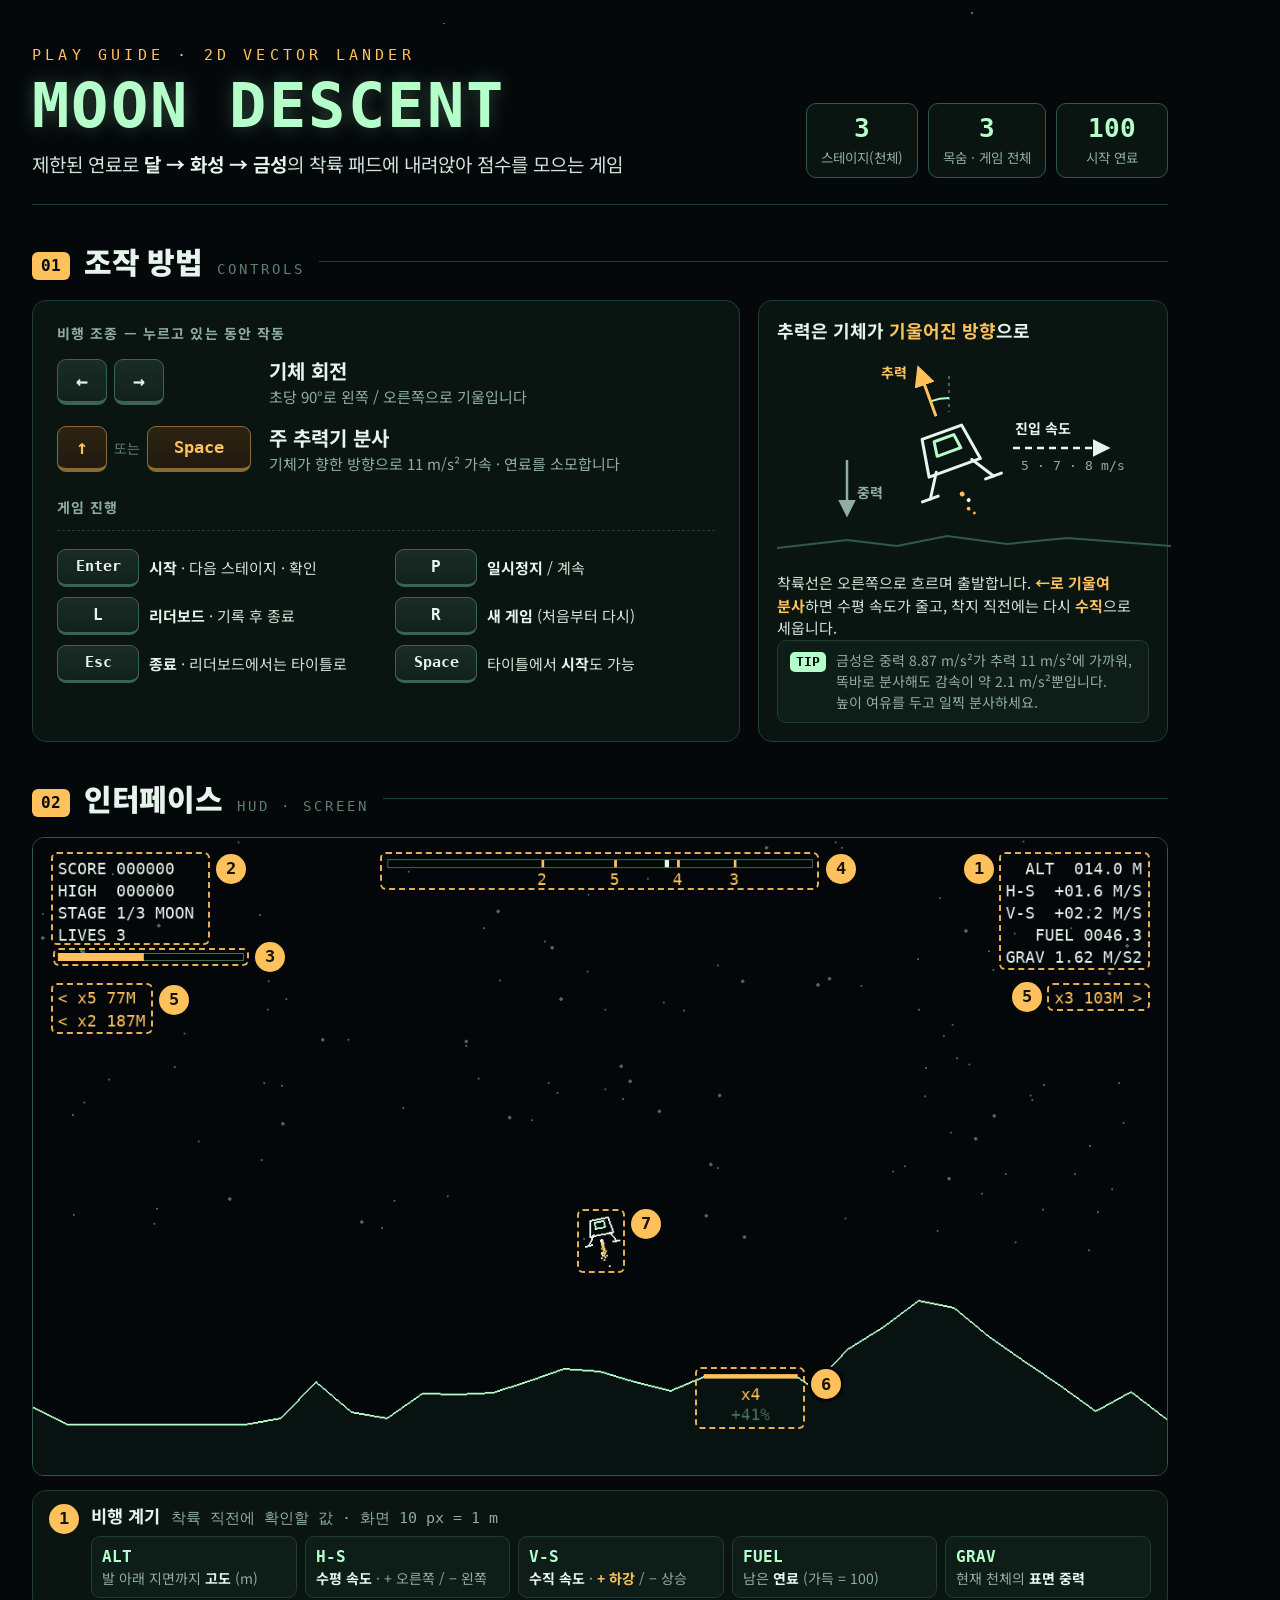
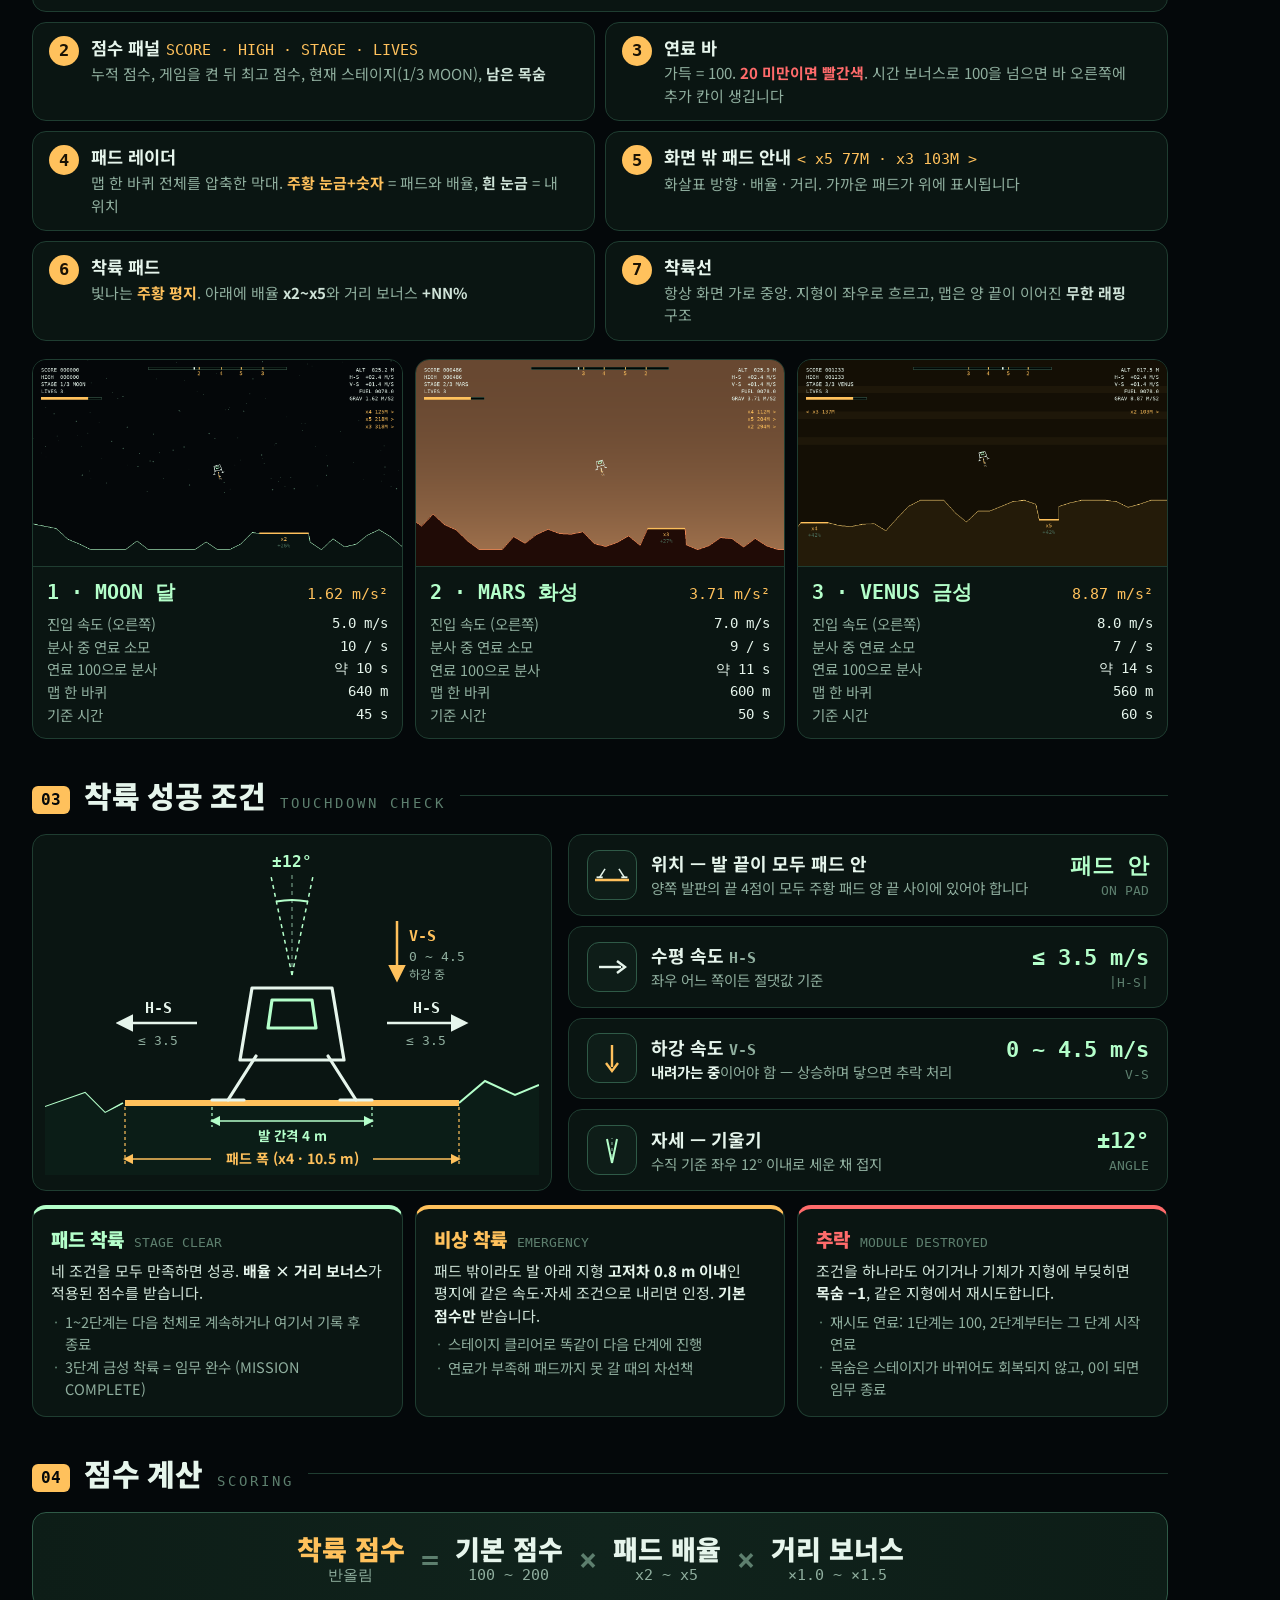
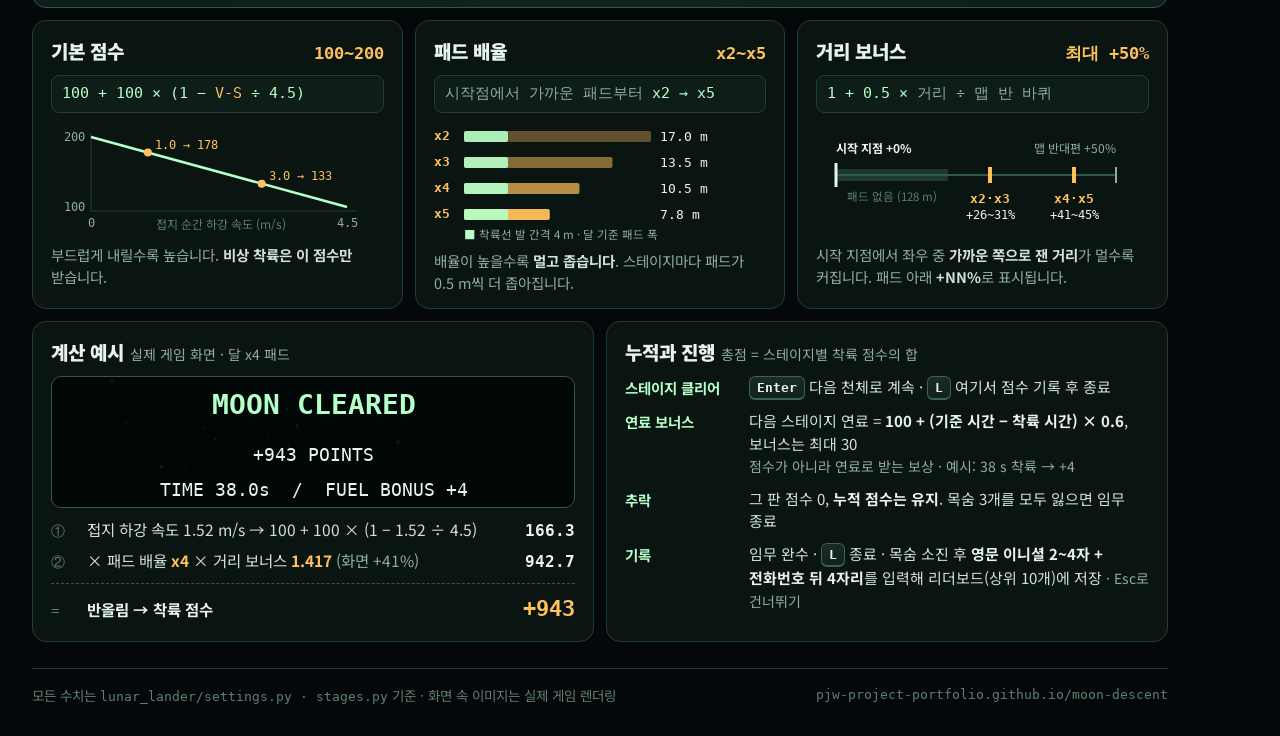
<file: docs/infographic/index.html>
<!doctype html>
<html lang="ko">
<head>
<meta charset="utf-8">
<title>Moon Descent Guide</title>
<!--
  README 플레이 가이드 인포그래픽의 원본 레이아웃.
  PNG 갱신: python scripts/make_infographic.py
  (shots/의 게임 화면을 다시 찍고, 이 페이지를 play-guide.png로 내보낸다.)
  숫자는 lunar_lander/settings.py · stages.py 값을 옮겨 적은 것이므로,
  그 값이 바뀌면 이 파일의 문구도 함께 고친다.
-->
<link rel="stylesheet" href="https://fonts.googleapis.com/css2?family=Noto+Sans+KR:wght@400;500;700;900&display=block">
<style>
  @font-face { font-family: "Game Mono"; font-weight: 400; src: url(../../lunar_lander/assets/fonts/DejaVuSansMono.ttf); }
  @font-face { font-family: "Game Mono"; font-weight: 700; src: url(../../lunar_lander/assets/fonts/DejaVuSansMono-Bold.ttf); }

  :root {
    --bg: #04080a;
    --panel: #0a1512;
    --panel-2: #0e1d18;
    --line: #1f3d31;
    --line-strong: #2f5a47;
    --phos: #b4ffca;
    --amber: #ffc15c;
    --red: #ff6b6b;
    --white: #e6f5ec;
    --text: #cfe3d8;
    --dim: #8fae9e;
    --muted: #5d7f6e;
    --mono: "Game Mono", monospace;
  }
  * { box-sizing: border-box; margin: 0; padding: 0; }
  html, body { background: var(--bg); }
  body {
    width: 1200px;
    font-family: "Noto Sans KR", "Apple SD Gothic Neo", "Malgun Gothic", sans-serif;
    color: var(--text);
    font-size: 17px;
    line-height: 1.5;
    word-break: keep-all;
    -webkit-font-smoothing: antialiased;
  }
  .page {
    position: relative;
    padding: 44px 32px 30px;
    background:
      radial-gradient(1px 1px at 8% 12%, #4a6e5c 50%, transparent 51%),
      radial-gradient(1px 1px at 22% 4%, #4a6e5c 50%, transparent 51%),
      radial-gradient(1.5px 1.5px at 37% 9%, #4a6e5c 50%, transparent 51%),
      radial-gradient(1px 1px at 55% 3%, #4a6e5c 50%, transparent 51%),
      radial-gradient(1px 1px at 68% 11%, #4a6e5c 50%, transparent 51%),
      radial-gradient(1.5px 1.5px at 81% 5%, #4a6e5c 50%, transparent 51%),
      radial-gradient(1px 1px at 93% 13%, #4a6e5c 50%, transparent 51%),
      var(--bg);
    background-size: 100% 260px, 100% 260px, 100% 260px, 100% 260px, 100% 260px, 100% 260px, 100% 260px, auto;
    background-repeat: no-repeat;
  }
  .mono { font-family: var(--mono); }
  b, strong { color: var(--white); font-weight: 700; }
  .amber { color: var(--amber) !important; }
  .phos { color: var(--phos) !important; }
  .red { color: var(--red) !important; }
  .dimtxt { color: var(--dim); }

  /* ---------- header ---------- */
  header { display: flex; align-items: flex-end; justify-content: space-between; gap: 24px; padding-bottom: 26px; border-bottom: 1px solid var(--line); }
  .brand .kicker { font-family: var(--mono); color: var(--amber); letter-spacing: .28em; font-size: 15px; }
  .brand h1 { font-family: var(--mono); font-weight: 700; color: var(--phos); font-size: 62px; line-height: 1.05; letter-spacing: .04em; margin-top: 6px; text-shadow: 0 0 18px rgba(180,255,202,.25); }
  .brand p { margin-top: 12px; font-size: 19px; color: var(--text); }
  .brand p b { color: var(--white); }
  .chips { display: grid; grid-template-columns: repeat(3, auto); gap: 10px; }
  .chip { border: 1px solid var(--line-strong); background: var(--panel); border-radius: 10px; padding: 10px 14px; text-align: center; min-width: 112px; }
  .chip .v { font-family: var(--mono); font-weight: 700; color: var(--phos); font-size: 26px; line-height: 1.1; }
  .chip .k { font-size: 13.5px; color: var(--dim); margin-top: 4px; }

  /* ---------- sections ---------- */
  section { margin-top: 34px; }
  .sec-head { display: flex; align-items: baseline; gap: 14px; margin-bottom: 16px; }
  .sec-head .num { font-family: var(--mono); font-weight: 700; font-size: 16px; color: var(--bg); background: var(--amber); padding: 2px 9px; border-radius: 6px; transform: translateY(-3px); }
  .sec-head h2 { font-size: 30px; font-weight: 900; color: var(--white); letter-spacing: -.01em; }
  .sec-head .en { font-family: var(--mono); font-size: 14px; letter-spacing: .22em; color: var(--muted); }
  .sec-head .rule { flex: 1; height: 1px; background: var(--line); align-self: center; }
  .card { background: var(--panel); border: 1px solid var(--line); border-radius: 14px; }

  /* ---------- 01 controls ---------- */
  .controls { display: grid; grid-template-columns: 1fr 410px; gap: 18px; }
  .keys { padding: 22px 24px; }
  .group-label { font-size: 14px; font-weight: 700; letter-spacing: .08em; color: var(--dim); margin-bottom: 12px; }
  .flight-keys { display: grid; gap: 14px; margin-bottom: 22px; }
  .krow { display: grid; grid-template-columns: 196px 1fr; align-items: center; gap: 16px; }
  .kset { display: flex; align-items: center; gap: 7px; }
  .kset .or { font-size: 14px; color: var(--muted); }
  kbd {
    display: inline-flex; align-items: center; justify-content: center;
    min-width: 50px; height: 46px; padding: 0 12px;
    font-family: var(--mono); font-weight: 700; font-size: 20px; color: var(--white);
    background: linear-gradient(#1a2c25, #12211c);
    border: 1px solid #3a6452; border-bottom-width: 4px; border-radius: 9px;
  }
  kbd.wide { min-width: 104px; font-size: 17px; }
  kbd.sm { min-width: 42px; height: 38px; font-size: 16px; padding: 0 9px; border-bottom-width: 3px; }
  kbd.sm.wide { min-width: 76px; font-size: 14.5px; }
  kbd.hot { color: var(--amber); border-color: #8a6a33; background: linear-gradient(#2d2413, #211a0e); }
  .kdesc .t { font-size: 20px; font-weight: 700; color: var(--white); }
  .kdesc .s { font-size: 15px; color: var(--dim); }
  .menu-keys { display: grid; grid-template-columns: 1fr 1fr; gap: 10px 18px; padding-top: 18px; border-top: 1px dashed var(--line); }
  .mk { display: grid; grid-template-columns: 82px 1fr; align-items: center; gap: 10px; font-size: 15px; }
  .mk span b { font-weight: 700; }

  .physics { padding: 16px 18px 18px; display: flex; flex-direction: column; }
  .physics .ttl { font-size: 18px; font-weight: 700; color: var(--white); }
  .physics svg { display: block; margin: 4px auto 0; }
  .physics .cap { font-size: 15px; color: var(--text); margin-top: 6px; }
  .physics .cap b { color: var(--amber); }
  .physics .tip { margin-top: auto; display: grid; grid-template-columns: auto 1fr; gap: 10px; align-items: start; font-size: 14px; color: var(--dim); background: var(--panel-2); border: 1px solid var(--line); border-radius: 9px; padding: 9px 12px; }
  .physics .tip .tag { font-family: var(--mono); font-weight: 700; font-size: 12.5px; color: var(--bg); background: var(--phos); border-radius: 5px; padding: 1px 6px; margin-top: 2px; }

  /* ---------- 02 interface ---------- */
  .shot { position: relative; width: 1136px; height: 639px; border-radius: 12px; overflow: hidden; border: 1px solid var(--line-strong); }
  .shot img { display: block; width: 100%; height: 100%; }
  .hl { position: absolute; border: 2px dashed rgba(255,193,92,.9); border-radius: 6px; }
  .badge {
    position: absolute; width: 30px; height: 30px; border-radius: 50%;
    background: var(--amber); color: #1a1204; font-family: var(--mono); font-weight: 700; font-size: 17px;
    display: flex; align-items: center; justify-content: center;
    box-shadow: 0 0 0 3px var(--bg);
  }
  .legend { display: grid; grid-template-columns: 1fr 1fr; gap: 10px; margin-top: 14px; }
  .li { display: grid; grid-template-columns: 30px 1fr; gap: 12px; padding: 13px 16px; }
  .li .badge { position: static; box-shadow: none; }
  .li .t { font-size: 17.5px; font-weight: 700; color: var(--white); line-height: 1.35; }
  .li .t .mono { font-size: 14.5px; color: var(--amber); font-weight: 400; margin-left: 6px; }
  .li .d { font-size: 15px; color: var(--dim); margin-top: 3px; }
  .li .d b { color: var(--text); }
  .li.wide { grid-column: 1 / -1; }
  .gauges { display: grid; grid-template-columns: repeat(5, 1fr); gap: 8px; margin-top: 8px; }
  .gauge { background: var(--panel-2); border: 1px solid var(--line); border-radius: 9px; padding: 8px 10px; }
  .gauge .g { font-family: var(--mono); font-weight: 700; color: var(--phos); font-size: 16px; }
  .gauge .gd { font-size: 14px; color: var(--dim); line-height: 1.4; }
  .gauge .gd b { color: var(--white); }

  .stages { display: grid; grid-template-columns: repeat(3, 1fr); gap: 12px; margin-top: 18px; }
  .stage { overflow: hidden; }
  .stage img { display: block; width: 100%; aspect-ratio: 16 / 9; border-bottom: 1px solid var(--line); }
  .stage .body { padding: 10px 14px 12px; }
  .stage .name { display: flex; justify-content: space-between; align-items: baseline; }
  .stage .name .n { font-family: var(--mono); font-weight: 700; font-size: 20px; color: var(--phos); }
  .stage .name .g { font-family: var(--mono); font-size: 15px; color: var(--amber); }
  .stage dl { display: grid; grid-template-columns: auto 1fr; gap: 1px 12px; font-size: 14.5px; margin-top: 6px; }
  .stage dt { color: var(--dim); }
  .stage dd { color: var(--white); text-align: right; font-family: var(--mono); font-size: 14px; }

  /* ---------- 03 landing ---------- */
  .landing { display: grid; grid-template-columns: 520px 1fr; gap: 16px; }
  .landing .fig { padding: 10px 12px 6px; }
  .checks { display: grid; gap: 10px; }
  .check { display: grid; grid-template-columns: 50px 1fr auto; align-items: center; gap: 14px; padding: 13px 18px; }
  .check .ic { width: 50px; height: 50px; border-radius: 12px; background: var(--panel-2); border: 1px solid var(--line-strong); display: flex; align-items: center; justify-content: center; }
  .check .t { font-size: 18px; font-weight: 700; color: var(--white); }
  .check .d { font-size: 14.5px; color: var(--dim); }
  .check .val { font-family: var(--mono); font-weight: 700; font-size: 22px; color: var(--phos); text-align: right; white-space: nowrap; }
  .check .val small { display: block; font-size: 12.5px; color: var(--muted); font-weight: 400; }
  .outcomes { display: grid; grid-template-columns: 1fr 1fr 1fr; gap: 12px; margin-top: 14px; }
  .oc { padding: 16px 18px; border-top-width: 4px; }
  .oc.ok { border-top-color: var(--phos); }
  .oc.em { border-top-color: var(--amber); }
  .oc.bad { border-top-color: var(--red); }
  .oc .h { display: flex; align-items: baseline; gap: 10px; }
  .oc .h .t { font-size: 19px; font-weight: 900; }
  .oc.ok .t { color: var(--phos); } .oc.em .t { color: var(--amber); } .oc.bad .t { color: var(--red); }
  .oc .h .m { font-family: var(--mono); font-size: 13px; color: var(--muted); }
  .oc p { font-size: 15px; margin-top: 6px; color: var(--text); }
  .oc ul { list-style: none; margin-top: 6px; font-size: 14.5px; color: var(--dim); }
  .oc li { padding-left: 14px; position: relative; margin-top: 2px; }
  .oc li::before { content: "·"; position: absolute; left: 3px; color: var(--muted); }

  /* ---------- 04 score ---------- */
  .formula { display: flex; align-items: center; justify-content: center; gap: 16px; padding: 20px 24px; background: linear-gradient(90deg, #0d1d17, #10231c 50%, #0d1d17); border: 1px solid var(--line-strong); border-radius: 14px; }
  .formula .term { text-align: center; }
  .formula .term .v { font-size: 27px; font-weight: 900; color: var(--white); line-height: 1.2; }
  .formula .term .r { font-family: var(--mono); font-size: 14.5px; color: var(--dim); }
  .formula .op { font-family: var(--mono); font-size: 30px; color: var(--muted); font-weight: 700; }
  .formula .term.res .v { color: var(--amber); }
  .factors { display: grid; grid-template-columns: 1fr 1fr 1fr; gap: 12px; margin-top: 12px; }
  .factor { padding: 16px 18px 14px; display: flex; flex-direction: column; }
  .factor .h { display: flex; justify-content: space-between; align-items: baseline; }
  .factor .h .t { font-size: 19px; font-weight: 900; color: var(--white); }
  .factor .h .rg { font-family: var(--mono); font-weight: 700; color: var(--amber); font-size: 17px; }
  .factor .eq { font-family: var(--mono); font-size: 14.5px; color: var(--phos); background: var(--panel-2); border: 1px solid var(--line); border-radius: 8px; padding: 7px 10px; margin-top: 9px; }
  .factor .eq .dimtxt { color: var(--dim); }
  .factor p { font-size: 14.5px; color: var(--dim); margin-top: 9px; }
  .factor p b { color: var(--text); }
  .factor svg { display: block; margin-top: 10px; }

  .bottom { display: grid; grid-template-columns: 1fr 1fr; gap: 12px; margin-top: 12px; }
  .example { padding: 16px 18px; }
  .example .t, .prog .t { font-size: 19px; font-weight: 900; color: var(--white); }
  .example .t .dimtxt, .prog .t .dimtxt { font-size: 14px; font-weight: 400; margin-left: 6px; }
  .crop { margin-top: 10px; width: 100%; height: 132px; border-radius: 10px; border: 1px solid var(--line-strong); background-image: url(shots/clear.png); background-size: 1280px 720px; background-position: -378px -226px; }
  .steps { margin-top: 10px; display: grid; gap: 6px; }
  .step { display: grid; grid-template-columns: 26px 1fr auto; gap: 10px; align-items: baseline; font-size: 15.5px; }
  .step .i { font-family: var(--mono); color: var(--muted); font-size: 14px; }
  .step .r { font-family: var(--mono); font-weight: 700; color: var(--white); }
  .step.total { border-top: 1px dashed var(--line-strong); padding-top: 8px; margin-top: 2px; }
  .step.total .r { color: var(--amber); font-size: 22px; }
  .prog { padding: 16px 18px; }
  .prog .rows { display: grid; gap: 10px; margin-top: 10px; }
  .prow { display: grid; grid-template-columns: 112px 1fr; gap: 12px; font-size: 15px; align-items: start; }
  .prow .k { font-weight: 700; color: var(--phos); font-size: 14.5px; padding-top: 1px; }
  .prow .v { color: var(--text); }
  .prow .v .dimtxt { font-size: 14px; }
  kbd.xs { min-width: 0; height: 24px; padding: 0 7px; font-size: 13px; border-bottom-width: 2px; border-radius: 6px; vertical-align: 1px; }

  footer { margin-top: 26px; padding-top: 16px; border-top: 1px solid var(--line); display: flex; justify-content: space-between; font-size: 13.5px; color: var(--muted); }
  footer .mono { font-size: 13px; }
</style>
</head>
<body>
<div class="page">

  <svg width="0" height="0" style="position:absolute">
    <defs>
      <!-- 게임과 같은 착륙선 형상 (lunar_lander/app.py _draw_lander) -->
      <g id="lander" fill="none" stroke-linecap="round" stroke-linejoin="round">
        <polygon points="-10,-10 10,-10 13,8 -13,8" stroke="#e6f5ec" vector-effect="non-scaling-stroke"/>
        <polygon points="-5,-7 5,-7 6,0 -6,0" stroke="#b4ffca" vector-effect="non-scaling-stroke"/>
        <line x1="-9" y1="7" x2="-16" y2="18" stroke="#e6f5ec" vector-effect="non-scaling-stroke"/>
        <line x1="9" y1="7" x2="16" y2="18" stroke="#e6f5ec" vector-effect="non-scaling-stroke"/>
        <line x1="-20" y1="18" x2="-12" y2="18" stroke="#e6f5ec" vector-effect="non-scaling-stroke"/>
        <line x1="12" y1="18" x2="20" y2="18" stroke="#e6f5ec" vector-effect="non-scaling-stroke"/>
      </g>
      <marker id="ah-amber" viewBox="0 0 10 10" refX="8" refY="5" markerWidth="7" markerHeight="7" orient="auto-start-reverse"><path d="M0,0 L10,5 L0,10 z" fill="#ffc15c"/></marker>
      <marker id="ah-white" viewBox="0 0 10 10" refX="8" refY="5" markerWidth="7" markerHeight="7" orient="auto-start-reverse"><path d="M0,0 L10,5 L0,10 z" fill="#e6f5ec"/></marker>
      <marker id="ah-dim" viewBox="0 0 10 10" refX="8" refY="5" markerWidth="7" markerHeight="7" orient="auto-start-reverse"><path d="M0,0 L10,5 L0,10 z" fill="#8fae9e"/></marker>
      <marker id="ah-phos" viewBox="0 0 10 10" refX="8" refY="5" markerWidth="7" markerHeight="7" orient="auto-start-reverse"><path d="M0,0 L10,5 L0,10 z" fill="#b4ffca"/></marker>
    </defs>
  </svg>

  <header>
    <div class="brand">
      <div class="kicker">PLAY GUIDE · 2D VECTOR LANDER</div>
      <h1>MOON DESCENT</h1>
      <p>제한된 연료로 <b>달 → 화성 → 금성</b>의 착륙 패드에 내려앉아 점수를 모으는 게임</p>
    </div>
    <div class="chips">
      <div class="chip"><div class="v">3</div><div class="k">스테이지(천체)</div></div>
      <div class="chip"><div class="v">3</div><div class="k">목숨 · 게임 전체</div></div>
      <div class="chip"><div class="v">100</div><div class="k">시작 연료</div></div>
    </div>
  </header>

  <!-- ================= 01 CONTROLS ================= -->
  <section>
    <div class="sec-head"><span class="num">01</span><h2>조작 방법</h2><span class="en">CONTROLS</span><span class="rule"></span></div>
    <div class="controls">
      <div class="card keys">
        <div class="group-label">비행 조종 — 누르고 있는 동안 작동</div>
        <div class="flight-keys">
          <div class="krow">
            <div class="kset"><kbd>←</kbd><kbd>→</kbd></div>
            <div class="kdesc"><div class="t">기체 회전</div><div class="s">초당 90°로 왼쪽 / 오른쪽으로 기울입니다</div></div>
          </div>
          <div class="krow">
            <div class="kset"><kbd class="hot">↑</kbd><span class="or">또는</span><kbd class="hot wide">Space</kbd></div>
            <div class="kdesc"><div class="t">주 추력기 분사</div><div class="s">기체가 향한 방향으로 11 m/s² 가속 · 연료를 소모합니다</div></div>
          </div>
        </div>
        <div class="group-label">게임 진행</div>
        <div class="menu-keys">
          <div class="mk"><kbd class="sm wide">Enter</kbd><span><b>시작</b> · 다음 스테이지 · 확인</span></div>
          <div class="mk"><kbd class="sm">P</kbd><span><b>일시정지</b> / 계속</span></div>
          <div class="mk"><kbd class="sm">L</kbd><span><b>리더보드</b> · 기록 후 종료</span></div>
          <div class="mk"><kbd class="sm">R</kbd><span><b>새 게임</b> (처음부터 다시)</span></div>
          <div class="mk"><kbd class="sm wide">Esc</kbd><span><b>종료</b> · 리더보드에서는 타이틀로</span></div>
          <div class="mk"><kbd class="sm wide">Space</kbd><span>타이틀에서 <b>시작</b>도 가능</span></div>
        </div>
      </div>

      <div class="card physics">
        <div class="ttl">추력은 기체가 <span class="amber">기울어진 방향</span>으로</div>
        <svg width="394" height="218" viewBox="0 0 394 218">
          <path d="M0,200 L70,192 L120,198 L170,188 L230,196 L290,190 L394,198" fill="none" stroke="#2f5a47" stroke-width="2"/>
          <!-- entry velocity -->
          <line x1="236" y1="100" x2="330" y2="100" stroke="#e6f5ec" stroke-width="2.5" stroke-dasharray="7 5" marker-end="url(#ah-white)"/>
          <text x="238" y="86" fill="#e6f5ec" font-size="14" font-family="Noto Sans KR" font-weight="700">진입 속도</text>
          <text x="244" y="122" fill="#8fae9e" font-size="13" font-family="Game Mono">5 · 7 · 8 m/s</text>
          <!-- gravity -->
          <line x1="70" y1="112" x2="70" y2="166" stroke="#8fae9e" stroke-width="2.5" marker-end="url(#ah-dim)"/>
          <text x="80" y="150" fill="#8fae9e" font-size="14" font-family="Noto Sans KR" font-weight="700">중력</text>
          <!-- attitude reference -->
          <line x1="172" y1="28" x2="172" y2="64" stroke="#5d7f6e" stroke-width="1.5" stroke-dasharray="3 4"/>
          <path d="M172,50 A54,54 0 0 0 153.5,53.3" fill="none" stroke="#b4ffca" stroke-width="1.8"/>
          <!-- lander tilted -20deg: thrust along its up axis -->
          <g transform="translate(172,104) rotate(-20)">
            <line x1="0" y1="-38" x2="0" y2="-88" stroke="#ffc15c" stroke-width="3" marker-end="url(#ah-amber)"/>
            <g transform="scale(2.1)"><use href="#lander" stroke-width="3"/></g>
            <circle cx="-2" cy="44" r="2.4" fill="#ffc15c"/><circle cx="2" cy="52" r="2" fill="#e6f5ec"/>
            <circle cx="-1" cy="60" r="1.8" fill="#ffc15c"/><circle cx="3" cy="66" r="1.4" fill="#ffc15c"/>
          </g>
          <text x="130" y="30" text-anchor="end" fill="#ffc15c" font-size="14" font-family="Noto Sans KR" font-weight="700">추력</text>
        </svg>
        <div class="cap">착륙선은 오른쪽으로 흐르며 출발합니다. <b>←로 기울여 분사</b>하면 수평 속도가 줄고, 착지 직전에는 다시 <b>수직</b>으로 세웁니다.</div>
        <div class="tip"><span class="tag">TIP</span><span>금성은 중력 8.87 m/s²가 추력 11 m/s²에 가까워, 똑바로 분사해도 감속이 약 2.1 m/s²뿐입니다. 높이 여유를 두고 일찍 분사하세요.</span></div>
      </div>
    </div>
  </section>

  <!-- ================= 02 INTERFACE ================= -->
  <section>
    <div class="sec-head"><span class="num">02</span><h2>인터페이스</h2><span class="en">HUD · SCREEN</span><span class="rule"></span></div>

    <div class="shot">
      <img src="shots/hud.png" alt="">
      <!-- boxes: coordinates in the 1280x720 game frame, converted to % -->
      <div class="hl" style="left:1.56%;top:2.2%;width:14.06%;height:14.7%"></div>
      <div class="badge" style="left:16.1%;top:2.6%">2</div>
      <div class="hl" style="left:1.72%;top:17.4%;width:17.3%;height:2.8%"></div>
      <div class="badge" style="left:19.6%;top:16.4%">3</div>
      <div class="hl" style="left:30.6%;top:2.2%;width:38.75%;height:6.1%"></div>
      <div class="badge" style="left:69.9%;top:2.6%">4</div>
      <div class="hl" style="left:85.2%;top:2.2%;width:13.3%;height:18.6%"></div>
      <div class="badge" style="left:82.1%;top:2.6%">1</div>
      <div class="hl" style="left:1.56%;top:22.8%;width:9.06%;height:8.06%"></div>
      <div class="hl" style="left:89.4%;top:22.8%;width:9.06%;height:4.4%"></div>
      <div class="badge" style="left:11.1%;top:23.1%">5</div>
      <div class="badge" style="left:86.3%;top:22.6%">5</div>
      <div class="hl" style="left:58.4%;top:83.1%;width:9.7%;height:9.7%"></div>
      <div class="badge" style="left:68.6%;top:83.5%">6</div>
      <div class="hl" style="left:47.97%;top:58.3%;width:4.2%;height:10%"></div>
      <div class="badge" style="left:52.7%;top:58.3%">7</div>
    </div>

    <div class="legend">
      <div class="card li wide"><div class="badge">1</div><div><div class="t">비행 계기 <span class="mono" style="color:var(--dim)">착륙 직전에 확인할 값 · 화면 10 px = 1 m</span></div>
        <div class="gauges">
          <div class="gauge"><div class="g">ALT</div><div class="gd">발 아래 지면까지 <b>고도</b> (m)</div></div>
          <div class="gauge"><div class="g">H-S</div><div class="gd"><b>수평 속도</b> · + 오른쪽 / − 왼쪽</div></div>
          <div class="gauge"><div class="g">V-S</div><div class="gd"><b>수직 속도</b> · <b class="amber">+ 하강</b> / − 상승</div></div>
          <div class="gauge"><div class="g">FUEL</div><div class="gd">남은 <b>연료</b> (가득 = 100)</div></div>
          <div class="gauge"><div class="g">GRAV</div><div class="gd">현재 천체의 <b>표면 중력</b></div></div>
        </div>
      </div></div>
      <div class="card li"><div class="badge">2</div><div><div class="t">점수 패널<span class="mono">SCORE · HIGH · STAGE · LIVES</span></div><div class="d">누적 점수, 게임을 켠 뒤 최고 점수, 현재 스테이지(1/3 MOON), <b>남은 목숨</b></div></div></div>
      <div class="card li"><div class="badge">3</div><div><div class="t">연료 바</div><div class="d">가득 = 100. <b class="red">20 미만이면 빨간색</b>. 시간 보너스로 100을 넘으면 바 오른쪽에 추가 칸이 생깁니다</div></div></div>
      <div class="card li"><div class="badge">4</div><div><div class="t">패드 레이더</div><div class="d">맵 한 바퀴 전체를 압축한 막대. <b class="amber">주황 눈금+숫자</b> = 패드와 배율, <b>흰 눈금</b> = 내 위치</div></div></div>
      <div class="card li"><div class="badge">5</div><div><div class="t">화면 밖 패드 안내<span class="mono">&lt; x5 77M · x3 103M &gt;</span></div><div class="d">화살표 방향 · 배율 · 거리. 가까운 패드가 위에 표시됩니다</div></div></div>
      <div class="card li"><div class="badge">6</div><div><div class="t">착륙 패드</div><div class="d">빛나는 <b class="amber">주황 평지</b>. 아래에 배율 <b>x2~x5</b>와 거리 보너스 <b>+NN%</b></div></div></div>
      <div class="card li"><div class="badge">7</div><div><div class="t">착륙선</div><div class="d">항상 화면 가로 중앙. 지형이 좌우로 흐르고, 맵은 양 끝이 이어진 <b>무한 래핑</b> 구조</div></div></div>
    </div>

    <div class="stages">
      <div class="card stage"><img src="shots/stage_moon.png" alt=""><div class="body">
        <div class="name"><span class="n">1 · MOON 달</span><span class="g">1.62 m/s²</span></div>
        <dl><dt>진입 속도 (오른쪽)</dt><dd>5.0 m/s</dd><dt>분사 중 연료 소모</dt><dd>10 / s</dd><dt>연료 100으로 분사</dt><dd>약 10 s</dd><dt>맵 한 바퀴</dt><dd>640 m</dd><dt>기준 시간</dt><dd>45 s</dd></dl>
      </div></div>
      <div class="card stage"><img src="shots/stage_mars.png" alt=""><div class="body">
        <div class="name"><span class="n">2 · MARS 화성</span><span class="g">3.71 m/s²</span></div>
        <dl><dt>진입 속도 (오른쪽)</dt><dd>7.0 m/s</dd><dt>분사 중 연료 소모</dt><dd>9 / s</dd><dt>연료 100으로 분사</dt><dd>약 11 s</dd><dt>맵 한 바퀴</dt><dd>600 m</dd><dt>기준 시간</dt><dd>50 s</dd></dl>
      </div></div>
      <div class="card stage"><img src="shots/stage_venus.png" alt=""><div class="body">
        <div class="name"><span class="n">3 · VENUS 금성</span><span class="g">8.87 m/s²</span></div>
        <dl><dt>진입 속도 (오른쪽)</dt><dd>8.0 m/s</dd><dt>분사 중 연료 소모</dt><dd>7 / s</dd><dt>연료 100으로 분사</dt><dd>약 14 s</dd><dt>맵 한 바퀴</dt><dd>560 m</dd><dt>기준 시간</dt><dd>60 s</dd></dl>
      </div></div>
    </div>
  </section>

  <!-- ================= 03 LANDING ================= -->
  <section>
    <div class="sec-head"><span class="num">03</span><h2>착륙 성공 조건</h2><span class="en">TOUCHDOWN CHECK</span><span class="rule"></span></div>
    <div class="landing">
      <div class="card fig">
        <svg width="494" height="334" viewBox="0 0 494 334">
          <!-- terrain + pad -->
          <path d="M0,262 L40,248 L60,268 L78,258 L78,258" fill="none" stroke="#b4ffca" stroke-width="2"/>
          <path d="M0,262 L40,248 L60,268 L80,258 L80,330 L0,330 z" fill="#0b1d17"/>
          <path d="M414,258 L440,236 L470,250 L494,240 L494,330 L414,330 z" fill="#0b1d17"/>
          <path d="M414,258 L440,236 L470,250 L494,240" fill="none" stroke="#b4ffca" stroke-width="2"/>
          <rect x="80" y="258" width="334" height="72" fill="#0b1d17"/>
          <line x1="80" y1="258" x2="414" y2="258" stroke="#ffc15c" stroke-width="6"/>
          <!-- extension lines -->
          <g stroke-dasharray="3 3" stroke-width="1.2">
            <line x1="167" y1="262" x2="167" y2="282" stroke="#b4ffca"/><line x1="327" y1="262" x2="327" y2="282" stroke="#b4ffca"/>
            <line x1="80" y1="262" x2="80" y2="320" stroke="#ffc15c"/><line x1="414" y1="262" x2="414" y2="320" stroke="#ffc15c"/>
          </g>
          <!-- foot span (lander scale 4 => 160 px = 4 m) -->
          <line x1="167" y1="276" x2="327" y2="276" stroke="#b4ffca" stroke-width="1.5" marker-start="url(#ah-phos)" marker-end="url(#ah-phos)"/>
          <text x="247" y="296" text-anchor="middle" fill="#b4ffca" font-size="13.5" font-family="Noto Sans KR" font-weight="700">발 간격 4 m</text>
          <!-- pad width -->
          <line x1="80" y1="314" x2="414" y2="314" stroke="#ffc15c" stroke-width="1.5" marker-start="url(#ah-amber)" marker-end="url(#ah-amber)"/>
          <rect x="166" y="304" width="162" height="20" fill="#0b1d17"/>
          <text x="247" y="319" text-anchor="middle" fill="#ffc15c" font-size="14" font-family="Noto Sans KR" font-weight="700">패드 폭 (x4 · 10.5 m)</text>
          <!-- lander on the pad: feet (local y 18 x4) rest on the pad top -->
          <g transform="translate(247,183) scale(4)"><use href="#lander" stroke-width="3.2"/></g>
          <!-- attitude -->
          <line x1="247" y1="30" x2="247" y2="130" stroke="#5d7f6e" stroke-width="1.5" stroke-dasharray="4 4"/>
          <line x1="247" y1="130" x2="226.2" y2="32.2" stroke="#b4ffca" stroke-width="1.5" stroke-dasharray="4 4"/>
          <line x1="247" y1="130" x2="267.8" y2="32.2" stroke="#b4ffca" stroke-width="1.5" stroke-dasharray="4 4"/>
          <path d="M231.4,56.6 A75,75 0 0 1 262.6,56.6" fill="none" stroke="#b4ffca" stroke-width="2"/>
          <text x="247" y="22" text-anchor="middle" fill="#b4ffca" font-size="16" font-family="Game Mono" font-weight="700">±12°</text>
          <!-- horizontal speed -->
          <line x1="342" y1="178" x2="420" y2="178" stroke="#e6f5ec" stroke-width="2.5" marker-end="url(#ah-white)"/>
          <line x1="152" y1="178" x2="74" y2="178" stroke="#e6f5ec" stroke-width="2.5" marker-end="url(#ah-white)"/>
          <text x="381" y="168" text-anchor="middle" fill="#e6f5ec" font-size="15" font-family="Game Mono" font-weight="700">H-S</text>
          <text x="381" y="200" text-anchor="middle" fill="#8fae9e" font-size="13" font-family="Game Mono">≤ 3.5</text>
          <text x="113" y="168" text-anchor="middle" fill="#e6f5ec" font-size="15" font-family="Game Mono" font-weight="700">H-S</text>
          <text x="113" y="200" text-anchor="middle" fill="#8fae9e" font-size="13" font-family="Game Mono">≤ 3.5</text>
          <!-- vertical speed -->
          <line x1="352" y1="76" x2="352" y2="134" stroke="#ffc15c" stroke-width="2.5" marker-end="url(#ah-amber)"/>
          <text x="364" y="96" fill="#ffc15c" font-size="15" font-family="Game Mono" font-weight="700">V-S</text>
          <text x="364" y="116" fill="#8fae9e" font-size="13" font-family="Game Mono">0 ~ 4.5</text>
          <text x="364" y="134" fill="#8fae9e" font-size="12" font-family="Noto Sans KR">하강 중</text>
        </svg>
      </div>

      <div class="checks">
        <div class="card check">
          <div class="ic"><svg width="34" height="22" viewBox="-22 8 44 14"><line x1="-20" y1="18" x2="-12" y2="18" stroke="#e6f5ec" stroke-width="2.4"/><line x1="12" y1="18" x2="20" y2="18" stroke="#e6f5ec" stroke-width="2.4"/><line x1="-9" y1="7" x2="-16" y2="18" stroke="#e6f5ec" stroke-width="2"/><line x1="9" y1="7" x2="16" y2="18" stroke="#e6f5ec" stroke-width="2"/><line x1="-22" y1="21.5" x2="22" y2="21.5" stroke="#ffc15c" stroke-width="3"/></svg></div>
          <div><div class="t">위치 — 발 끝이 모두 패드 안</div><div class="d">양쪽 발판의 끝 4점이 모두 주황 패드 양 끝 사이에 있어야 합니다</div></div>
          <div class="val">패드 안<small>ON PAD</small></div>
        </div>
        <div class="card check">
          <div class="ic"><svg width="30" height="16" viewBox="0 0 30 16"><line x1="2" y1="8" x2="24" y2="8" stroke="#e6f5ec" stroke-width="2.4"/><path d="M20,2 L28,8 L20,14" fill="none" stroke="#e6f5ec" stroke-width="2.4"/></svg></div>
          <div><div class="t">수평 속도 <span class="mono" style="font-size:15px;color:var(--dim)">H-S</span></div><div class="d">좌우 어느 쪽이든 절댓값 기준</div></div>
          <div class="val">≤ 3.5 m/s<small>|H-S|</small></div>
        </div>
        <div class="card check">
          <div class="ic"><svg width="16" height="30" viewBox="0 0 16 30"><line x1="8" y1="2" x2="8" y2="24" stroke="#ffc15c" stroke-width="2.4"/><path d="M2,20 L8,28 L14,20" fill="none" stroke="#ffc15c" stroke-width="2.4"/></svg></div>
          <div><div class="t">하강 속도 <span class="mono" style="font-size:15px;color:var(--dim)">V-S</span></div><div class="d"><b>내려가는 중</b>이어야 함 — 상승하며 닿으면 추락 처리</div></div>
          <div class="val">0 ~ 4.5 m/s<small>V-S</small></div>
        </div>
        <div class="card check">
          <div class="ic"><svg width="30" height="30" viewBox="0 0 30 30"><line x1="15" y1="28" x2="15" y2="3" stroke="#5d7f6e" stroke-width="1.6" stroke-dasharray="3 3"/><line x1="15" y1="28" x2="10" y2="4" stroke="#b4ffca" stroke-width="2"/><line x1="15" y1="28" x2="20" y2="4" stroke="#b4ffca" stroke-width="2"/></svg></div>
          <div><div class="t">자세 — 기울기</div><div class="d">수직 기준 좌우 12° 이내로 세운 채 접지</div></div>
          <div class="val">±12°<small>ANGLE</small></div>
        </div>
      </div>
    </div>

    <div class="outcomes">
      <div class="card oc ok">
        <div class="h"><span class="t">패드 착륙</span><span class="m">STAGE CLEAR</span></div>
        <p>네 조건을 모두 만족하면 성공. <b>배율 × 거리 보너스</b>가 적용된 점수를 받습니다.</p>
        <ul>
          <li>1~2단계는 다음 천체로 계속하거나 여기서 기록 후 종료</li>
          <li>3단계 금성 착륙 = 임무 완수 (MISSION COMPLETE)</li>
        </ul>
      </div>
      <div class="card oc em">
        <div class="h"><span class="t">비상 착륙</span><span class="m">EMERGENCY</span></div>
        <p>패드 밖이라도 발 아래 지형 <b>고저차 0.8 m 이내</b>인 평지에 같은 속도·자세 조건으로 내리면 인정. <b>기본 점수만</b> 받습니다.</p>
        <ul>
          <li>스테이지 클리어로 똑같이 다음 단계에 진행</li>
          <li>연료가 부족해 패드까지 못 갈 때의 차선책</li>
        </ul>
      </div>
      <div class="card oc bad">
        <div class="h"><span class="t">추락</span><span class="m">MODULE DESTROYED</span></div>
        <p>조건을 하나라도 어기거나 기체가 지형에 부딪히면 <b>목숨 −1</b>, 같은 지형에서 재시도합니다.</p>
        <ul>
          <li>재시도 연료: 1단계는 100, 2단계부터는 그 단계 시작 연료</li>
          <li>목숨은 스테이지가 바뀌어도 회복되지 않고, 0이 되면 임무 종료</li>
        </ul>
      </div>
    </div>
  </section>

  <!-- ================= 04 SCORE ================= -->
  <section>
    <div class="sec-head"><span class="num">04</span><h2>점수 계산</h2><span class="en">SCORING</span><span class="rule"></span></div>

    <div class="formula">
      <div class="term res"><div class="v">착륙 점수</div><div class="r">반올림</div></div>
      <div class="op">=</div>
      <div class="term"><div class="v">기본 점수</div><div class="r">100 ~ 200</div></div>
      <div class="op">×</div>
      <div class="term"><div class="v">패드 배율</div><div class="r">x2 ~ x5</div></div>
      <div class="op">×</div>
      <div class="term"><div class="v">거리 보너스</div><div class="r">×1.0 ~ ×1.5</div></div>
    </div>

    <div class="factors">
      <div class="card factor">
        <div class="h"><span class="t">기본 점수</span><span class="rg">100~200</span></div>
        <div class="eq">100 + 100 × (1 − <span class="amber">V-S</span> ÷ 4.5)</div>
        <svg width="318" height="112" viewBox="0 0 318 112">
          <line x1="40" y1="10" x2="40" y2="88" stroke="#1f3d31"/><line x1="40" y1="88" x2="306" y2="88" stroke="#1f3d31"/>
          <line x1="40" y1="14" x2="296" y2="84" stroke="#b4ffca" stroke-width="2.5"/>
          <text x="34" y="18" text-anchor="end" fill="#8fae9e" font-size="12" font-family="Game Mono">200</text>
          <text x="34" y="88" text-anchor="end" fill="#8fae9e" font-size="12" font-family="Game Mono">100</text>
          <text x="40" y="104" text-anchor="middle" fill="#8fae9e" font-size="12" font-family="Game Mono">0</text>
          <text x="296" y="104" text-anchor="middle" fill="#8fae9e" font-size="12" font-family="Game Mono">4.5</text>
          <text x="170" y="106" text-anchor="middle" fill="#5d7f6e" font-size="12" font-family="Noto Sans KR">접지 순간 하강 속도 (m/s)</text>
          <circle cx="96.9" cy="29.6" r="4" fill="#ffc15c"/><text x="104" y="26" fill="#ffc15c" font-size="12" font-family="Game Mono">1.0 → 178</text>
          <circle cx="210.7" cy="60.7" r="4" fill="#ffc15c"/><text x="218" y="57" fill="#ffc15c" font-size="12" font-family="Game Mono">3.0 → 133</text>
        </svg>
        <p>부드럽게 내릴수록 높습니다. <b>비상 착륙은 이 점수만</b> 받습니다.</p>
      </div>

      <div class="card factor">
        <div class="h"><span class="t">패드 배율</span><span class="rg">x2~x5</span></div>
        <div class="eq"><span class="dimtxt">시작점에서 가까운 패드부터</span> x2 → x5</div>
        <svg width="318" height="118" viewBox="0 0 318 118">
          <!-- widths (MOON): 17 / 13.5 / 10.5 / 7.8 m, 1 m = 11 px; lander 4 m = 44 px -->
          <g font-family="Game Mono" font-size="13">
            <text x="0" y="17" fill="#ffc15c" font-weight="700">x2</text><rect x="30" y="8" width="187" height="11" rx="2" fill="#ffc15c" opacity=".35"/><rect x="30" y="8" width="44" height="11" rx="2" fill="#b4ffca" opacity=".9"/><text x="226" y="18" fill="#e6f5ec">17.0 m</text>
            <text x="0" y="43" fill="#ffc15c" font-weight="700">x3</text><rect x="30" y="34" width="148.5" height="11" rx="2" fill="#ffc15c" opacity=".5"/><rect x="30" y="34" width="44" height="11" rx="2" fill="#b4ffca" opacity=".9"/><text x="226" y="44" fill="#e6f5ec">13.5 m</text>
            <text x="0" y="69" fill="#ffc15c" font-weight="700">x4</text><rect x="30" y="60" width="115.5" height="11" rx="2" fill="#ffc15c" opacity=".7"/><rect x="30" y="60" width="44" height="11" rx="2" fill="#b4ffca" opacity=".9"/><text x="226" y="70" fill="#e6f5ec">10.5 m</text>
            <text x="0" y="95" fill="#ffc15c" font-weight="700">x5</text><rect x="30" y="86" width="85.8" height="11" rx="2" fill="#ffc15c" opacity=".95"/><rect x="30" y="86" width="44" height="11" rx="2" fill="#b4ffca" opacity=".9"/><text x="226" y="96" fill="#e6f5ec"> 7.8 m</text>
          </g>
          <text x="30" y="116" fill="#8fae9e" font-size="11.5" font-family="Noto Sans KR"><tspan fill="#b4ffca">■</tspan> 착륙선 발 간격 4 m · 달 기준 패드 폭</text>
        </svg>
        <p>배율이 높을수록 <b>멀고 좁습니다</b>. 스테이지마다 패드가 0.5 m씩 더 좁아집니다.</p>
      </div>

      <div class="card factor">
        <div class="h"><span class="t">거리 보너스</span><span class="rg">최대 +50%</span></div>
        <div class="eq">1 + 0.5 × <span class="dimtxt">거리 ÷ 맵 반 바퀴</span></div>
        <svg width="318" height="112" viewBox="0 0 318 112">
          <!-- distance from spawn (shorter way round) : 0 .. half map ; bonus = 1 + 0.5 x -->
          <rect x="20" y="46" width="112" height="12" fill="#1f3d31" opacity=".9"/>
          <line x1="20" y1="52" x2="300" y2="52" stroke="#2f5a47" stroke-width="2"/>
          <line x1="20" y1="40" x2="20" y2="64" stroke="#e6f5ec" stroke-width="3"/>
          <line x1="300" y1="44" x2="300" y2="60" stroke="#8fae9e" stroke-width="2"/>
          <rect x="172" y="44" width="4" height="16" fill="#ffc15c"/>
          <rect x="256" y="44" width="4" height="16" fill="#ffc15c"/>
          <text x="20" y="30" fill="#e6f5ec" font-size="12" font-family="Noto Sans KR" font-weight="700">시작 지점 +0%</text>
          <text x="300" y="30" text-anchor="end" fill="#8fae9e" font-size="12" font-family="Noto Sans KR">맵 반대편 +50%</text>
          <text x="76" y="78" text-anchor="middle" fill="#5d7f6e" font-size="11.5" font-family="Noto Sans KR">패드 없음 (128 m)</text>
          <text x="174" y="80" text-anchor="middle" fill="#ffc15c" font-size="12.5" font-family="Game Mono" font-weight="700">x2·x3</text>
          <text x="174" y="96" text-anchor="middle" fill="#e6f5ec" font-size="12" font-family="Game Mono">+26~31%</text>
          <text x="258" y="80" text-anchor="middle" fill="#ffc15c" font-size="12.5" font-family="Game Mono" font-weight="700">x4·x5</text>
          <text x="258" y="96" text-anchor="middle" fill="#e6f5ec" font-size="12" font-family="Game Mono">+41~45%</text>
        </svg>
        <p>시작 지점에서 좌우 중 <b>가까운 쪽으로 잰 거리</b>가 멀수록 커집니다. 패드 아래 <b>+NN%</b>로 표시됩니다.</p>
      </div>
    </div>

    <div class="bottom">
      <div class="card example">
        <div class="t">계산 예시<span class="dimtxt">실제 게임 화면 · 달 x4 패드</span></div>
        <div class="crop"></div>
        <div class="steps">
          <div class="step"><span class="i">①</span><span>접지 하강 속도 1.52 m/s → 100 + 100 × (1 − 1.52 ÷ 4.5)</span><span class="r">166.3</span></div>
          <div class="step"><span class="i">②</span><span>× 패드 배율 <b class="amber">x4</b> × 거리 보너스 <b class="amber">1.417</b> <span class="dimtxt">(화면 +41%)</span></span><span class="r">942.7</span></div>
          <div class="step total"><span class="i">=</span><span><b>반올림 → 착륙 점수</b></span><span class="r">+943</span></div>
        </div>
      </div>

      <div class="card prog">
        <div class="t">누적과 진행<span class="dimtxt">총점 = 스테이지별 착륙 점수의 합</span></div>
        <div class="rows">
          <div class="prow"><span class="k">스테이지 클리어</span><span class="v"><kbd class="xs">Enter</kbd> 다음 천체로 계속 · <kbd class="xs">L</kbd> 여기서 점수 기록 후 종료</span></div>
          <div class="prow"><span class="k">연료 보너스</span><span class="v">다음 스테이지 연료 = <b>100 + (기준 시간 − 착륙 시간) × 0.6</b>, 보너스는 최대 30<br><span class="dimtxt">점수가 아니라 연료로 받는 보상 · 예시: 38 s 착륙 → +4</span></span></div>
          <div class="prow"><span class="k">추락</span><span class="v">그 판 점수 0, <b>누적 점수는 유지</b>. 목숨 3개를 모두 잃으면 임무 종료</span></div>
          <div class="prow"><span class="k">기록</span><span class="v">임무 완수 · <kbd class="xs">L</kbd> 종료 · 목숨 소진 후 <b>영문 이니셜 2~4자 + 전화번호 뒤 4자리</b>를 입력해 리더보드(상위 10개)에 저장 <span class="dimtxt">· Esc로 건너뛰기</span></span></div>
        </div>
      </div>
    </div>
  </section>

  <footer>
    <span>모든 수치는 <span class="mono">lunar_lander/settings.py · stages.py</span> 기준 · 화면 속 이미지는 실제 게임 렌더링</span>
    <span class="mono">pjw-project-portfolio.github.io/moon-descent</span>
  </footer>
</div>
</body>
</html>
</file>
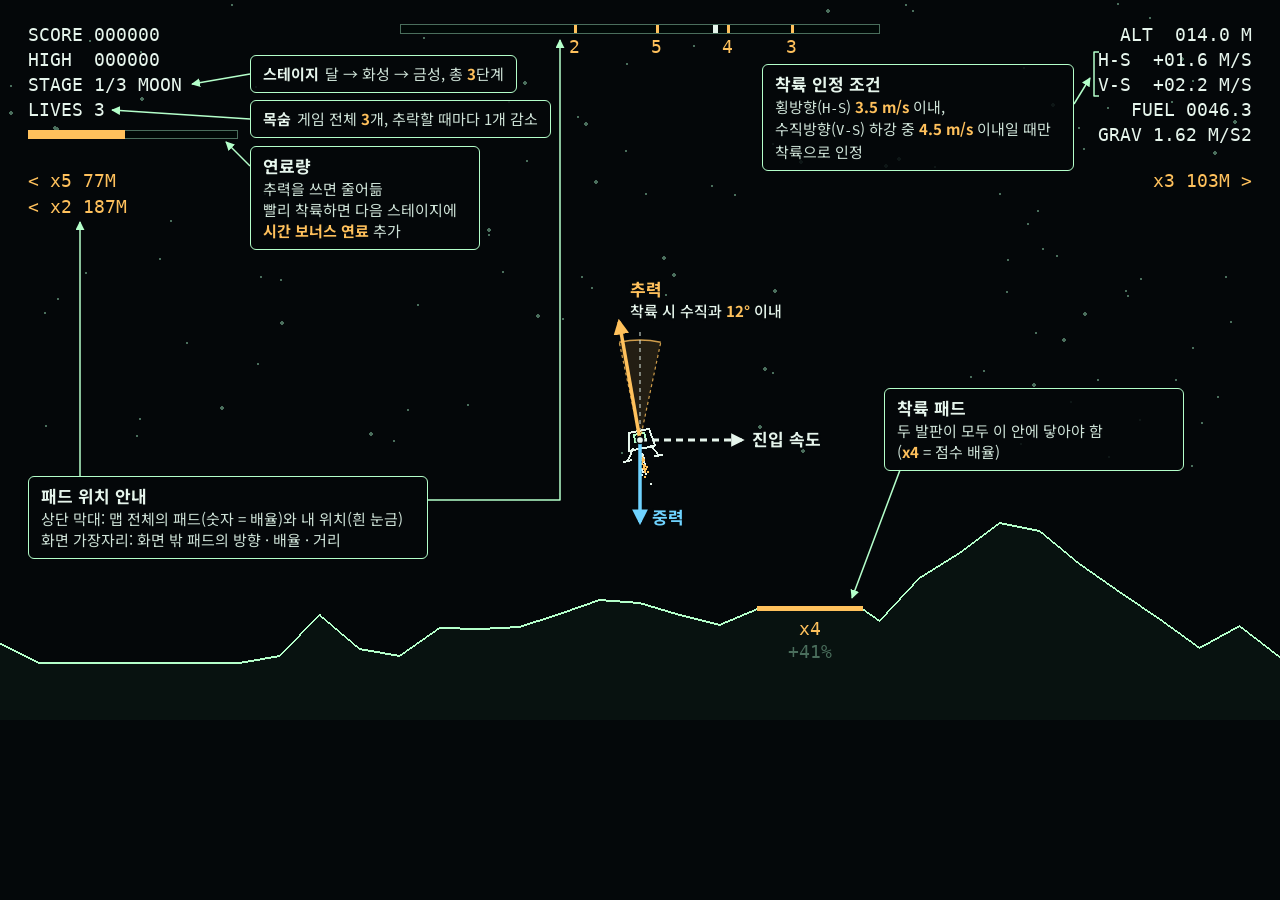
<file: docs/infographic/compact.html>
<!doctype html>
<html lang="ko">
<head>
<meta charset="utf-8">
<title>Moon Descent HUD Guide</title>
<!--
  한 화면짜리 플레이 가이드: 실제 게임 화면(shots/hud.png) 위에 글상자와 화살표만 올린다.
  PNG 갱신: python scripts/make_infographic.py → play-guide-compact.png
  좌표는 모두 1280×720 게임 화면 기준이며, 내보낼 때 2배(2560×1440)로 렌더링한다.
-->
<link rel="stylesheet" href="https://fonts.googleapis.com/css2?family=Noto+Sans+KR:wght@400;500;700;900&display=block">
<style>
  @font-face { font-family: "Game Mono"; font-weight: 400; src: url(../../lunar_lander/assets/fonts/DejaVuSansMono.ttf); }
  @font-face { font-family: "Game Mono"; font-weight: 700; src: url(../../lunar_lander/assets/fonts/DejaVuSansMono-Bold.ttf); }

  :root {
    --bg: #04080a;
    --phos: #b4ffca;
    --amber: #ffc15c;
    --white: #e6f5ec;
    --text: #cfe3d8;
  }
  * { box-sizing: border-box; margin: 0; padding: 0; }
  html, body { width: 1280px; height: 720px; overflow: hidden; background: var(--bg); }
  body {
    position: relative;
    font-family: "Noto Sans KR", "Apple SD Gothic Neo", "Malgun Gothic", sans-serif;
    word-break: keep-all;
    -webkit-font-smoothing: antialiased;
  }
  /* 게임 화면은 손대지 않고 정수 배율로만 키운다. */
  .screen { position: absolute; inset: 0; width: 1280px; height: 720px; image-rendering: pixelated; }
  svg.layer { position: absolute; inset: 0; }

  .box {
    position: absolute;
    background: rgba(4, 8, 10, .85);
    border: 1.5px solid var(--phos);
    border-radius: 6px;
    padding: 7px 12px 8px;
    color: var(--text);
    font-size: 15px;
    line-height: 1.4;
    white-space: nowrap;
  }
  .box .t { color: var(--white); font-weight: 700; font-size: 17px; line-height: 1.4; }
  .box b { color: var(--white); font-weight: 700; margin-right: 6px; }
  .box em { font-style: normal; font-weight: 700; color: var(--amber); }
  .box .m { font-family: "Game Mono", monospace; font-size: 14px; }

  .vlabel { font-family: "Noto Sans KR", sans-serif; paint-order: stroke; stroke: var(--bg); stroke-width: 4px; stroke-linejoin: round; }
</style>
</head>
<body>
  <img class="screen" src="shots/hud.png" alt="">

  <svg class="layer" width="1280" height="720" viewBox="0 0 1280 720">
    <defs>
      <marker id="lead" viewBox="0 0 10 10" refX="9" refY="5" markerWidth="6" markerHeight="6" orient="auto-start-reverse"><path d="M0,0 L10,5 L0,10 z" fill="#b4ffca"/></marker>
      <marker id="v-thrust" viewBox="0 0 10 10" refX="8" refY="5" markerWidth="4.5" markerHeight="4.5" orient="auto"><path d="M0,0 L10,5 L0,10 z" fill="#ffc15c"/></marker>
      <marker id="v-grav" viewBox="0 0 10 10" refX="8" refY="5" markerWidth="4.5" markerHeight="4.5" orient="auto"><path d="M0,0 L10,5 L0,10 z" fill="#6fd3ff"/></marker>
      <marker id="v-entry" viewBox="0 0 10 10" refX="8" refY="5" markerWidth="4.5" markerHeight="4.5" orient="auto"><path d="M0,0 L10,5 L0,10 z" fill="#e6f5ec"/></marker>
    </defs>

    <!-- 설명 화살표 (가는 선) -->
    <g fill="none" stroke="#b4ffca" stroke-width="1.5" stroke-linejoin="round">
      <!-- 스테이지 / 목숨 -->
      <path d="M250,74 L192,84" marker-end="url(#lead)"/>
      <path d="M250,119 L112,110" marker-end="url(#lead)"/>
      <!-- 연료 바 -->
      <path d="M250,166 L226,142" marker-end="url(#lead)"/>
      <!-- 비행 계기: H-S·V-S 두 줄을 묶는 괄호 -->
      <path d="M1099,52 L1094,52 L1094,96 L1099,96"/>
      <path d="M1074,104 L1090,78" marker-end="url(#lead)"/>
      <!-- 패드 위치 안내 (좌하단): 왼쪽 화면 밖 안내 · 레이더.
           레이더로 가는 선은 착륙선 왼쪽(x=560)으로 올라가 기체와 벡터를 피한다. -->
      <path d="M80,476 L80,222" marker-end="url(#lead)"/>
      <path d="M428,500 L560,500 L560,40" marker-end="url(#lead)"/>
      <!-- 착륙 패드 -->
      <path d="M900,470 L852,598" marker-end="url(#lead)"/>
    </g>

    <!-- 착륙선 벡터: 질량 중심 (640, 440), 기체는 왼쪽으로 10° 기울어져 있다 -->
    <!-- 추력 허용 범위: 수직 기준 ±12° -->
    <path d="M640,440 L619.2,342.2 A100,100 0 0 1 660.8,342.2 Z" fill="#ffc15c" fill-opacity=".12" stroke="none"/>
    <path d="M619.2,342.2 A100,100 0 0 1 660.8,342.2" fill="none" stroke="#ffc15c" stroke-width="1.5" stroke-opacity=".8"/>
    <g stroke="#ffc15c" stroke-width="1.2" stroke-dasharray="3 3" opacity=".8">
      <line x1="640" y1="440" x2="619.2" y2="342.2"/><line x1="640" y1="440" x2="660.8" y2="342.2"/>
    </g>
    <line x1="640" y1="440" x2="640" y2="328" stroke="#e6f5ec" stroke-width="1.3" stroke-dasharray="4 4" opacity=".75"/>
    <!-- 벡터 (굵은 선) -->
    <line x1="640" y1="440" x2="619.2" y2="321.8" stroke="#ffc15c" stroke-width="3.5" marker-end="url(#v-thrust)"/>
    <line x1="640" y1="440" x2="640" y2="522" stroke="#6fd3ff" stroke-width="3.5" marker-end="url(#v-grav)"/>
    <line x1="640" y1="440" x2="742" y2="440" stroke="#e6f5ec" stroke-width="3" stroke-dasharray="7 5" marker-end="url(#v-entry)"/>
    <circle cx="640" cy="440" r="3.6" fill="#e6f5ec" stroke="#04080a" stroke-width="1.5"/>

    <!-- 벡터 라벨 -->
    <text class="vlabel" x="630" y="296" fill="#ffc15c" font-size="17" font-weight="700">추력</text>
    <text class="vlabel" x="630" y="317" fill="#e6f5ec" font-size="15" font-weight="500">착륙 시 수직과 <tspan fill="#ffc15c" font-weight="700">12°</tspan> 이내</text>
    <text class="vlabel" x="652" y="524" fill="#6fd3ff" font-size="17" font-weight="700">중력</text>
    <text class="vlabel" x="752" y="446" fill="#e6f5ec" font-size="17" font-weight="700">진입 속도</text>
  </svg>

  <!-- 글상자 -->
  <div class="box" style="left:250px;top:55px"><b>스테이지</b>달 → 화성 → 금성, 총 <em>3</em>단계</div>
  <div class="box" style="left:250px;top:100px"><b>목숨</b>게임 전체 <em>3</em>개, 추락할 때마다 1개 감소</div>
  <div class="box" style="left:250px;top:146px;width:230px;white-space:normal">
    <div class="t">연료량</div>
    추력을 쓰면 줄어듦<br>빨리 착륙하면 다음 스테이지에 <em>시간 보너스 연료</em> 추가
  </div>
  <div class="box" style="left:762px;top:64px;width:312px">
    <div class="t">착륙 인정 조건</div>
    횡방향(<span class="m">H-S</span>) <em>3.5 m/s</em> 이내,<br>
    수직방향(<span class="m">V-S</span>) 하강 중 <em>4.5 m/s</em> 이내일 때만<br>
    착륙으로 인정
  </div>
  <div class="box" style="left:28px;top:476px;width:400px">
    <div class="t">패드 위치 안내</div>
    상단 막대: 맵 전체의 패드(숫자 = 배율)와 내 위치(흰 눈금)<br>
    화면 가장자리: 화면 밖 패드의 방향 · 배율 · 거리
  </div>
  <div class="box" style="left:884px;top:388px;width:300px">
    <div class="t">착륙 패드</div>
    두 발판이 모두 이 안에 닿아야 함<br>(<em>x4</em> = 점수 배율)
  </div>
</body>
</html>
</file>
